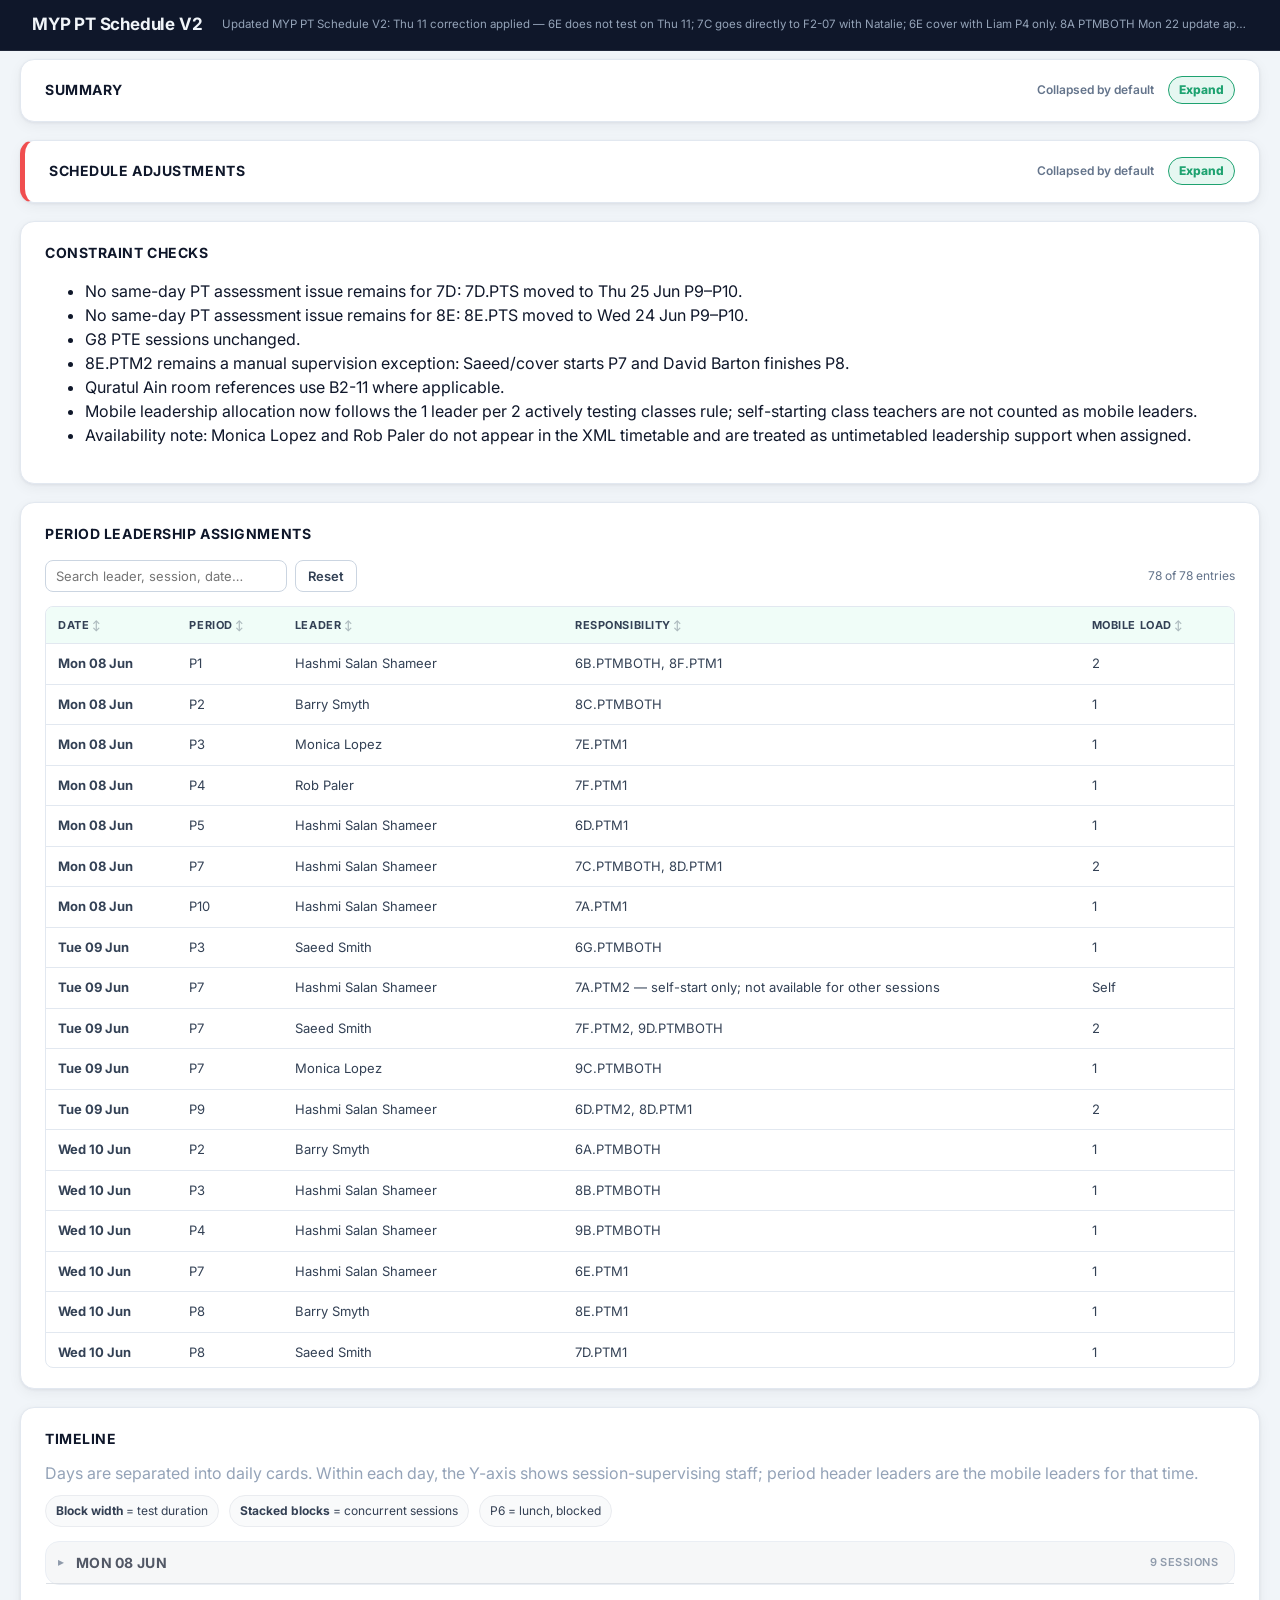
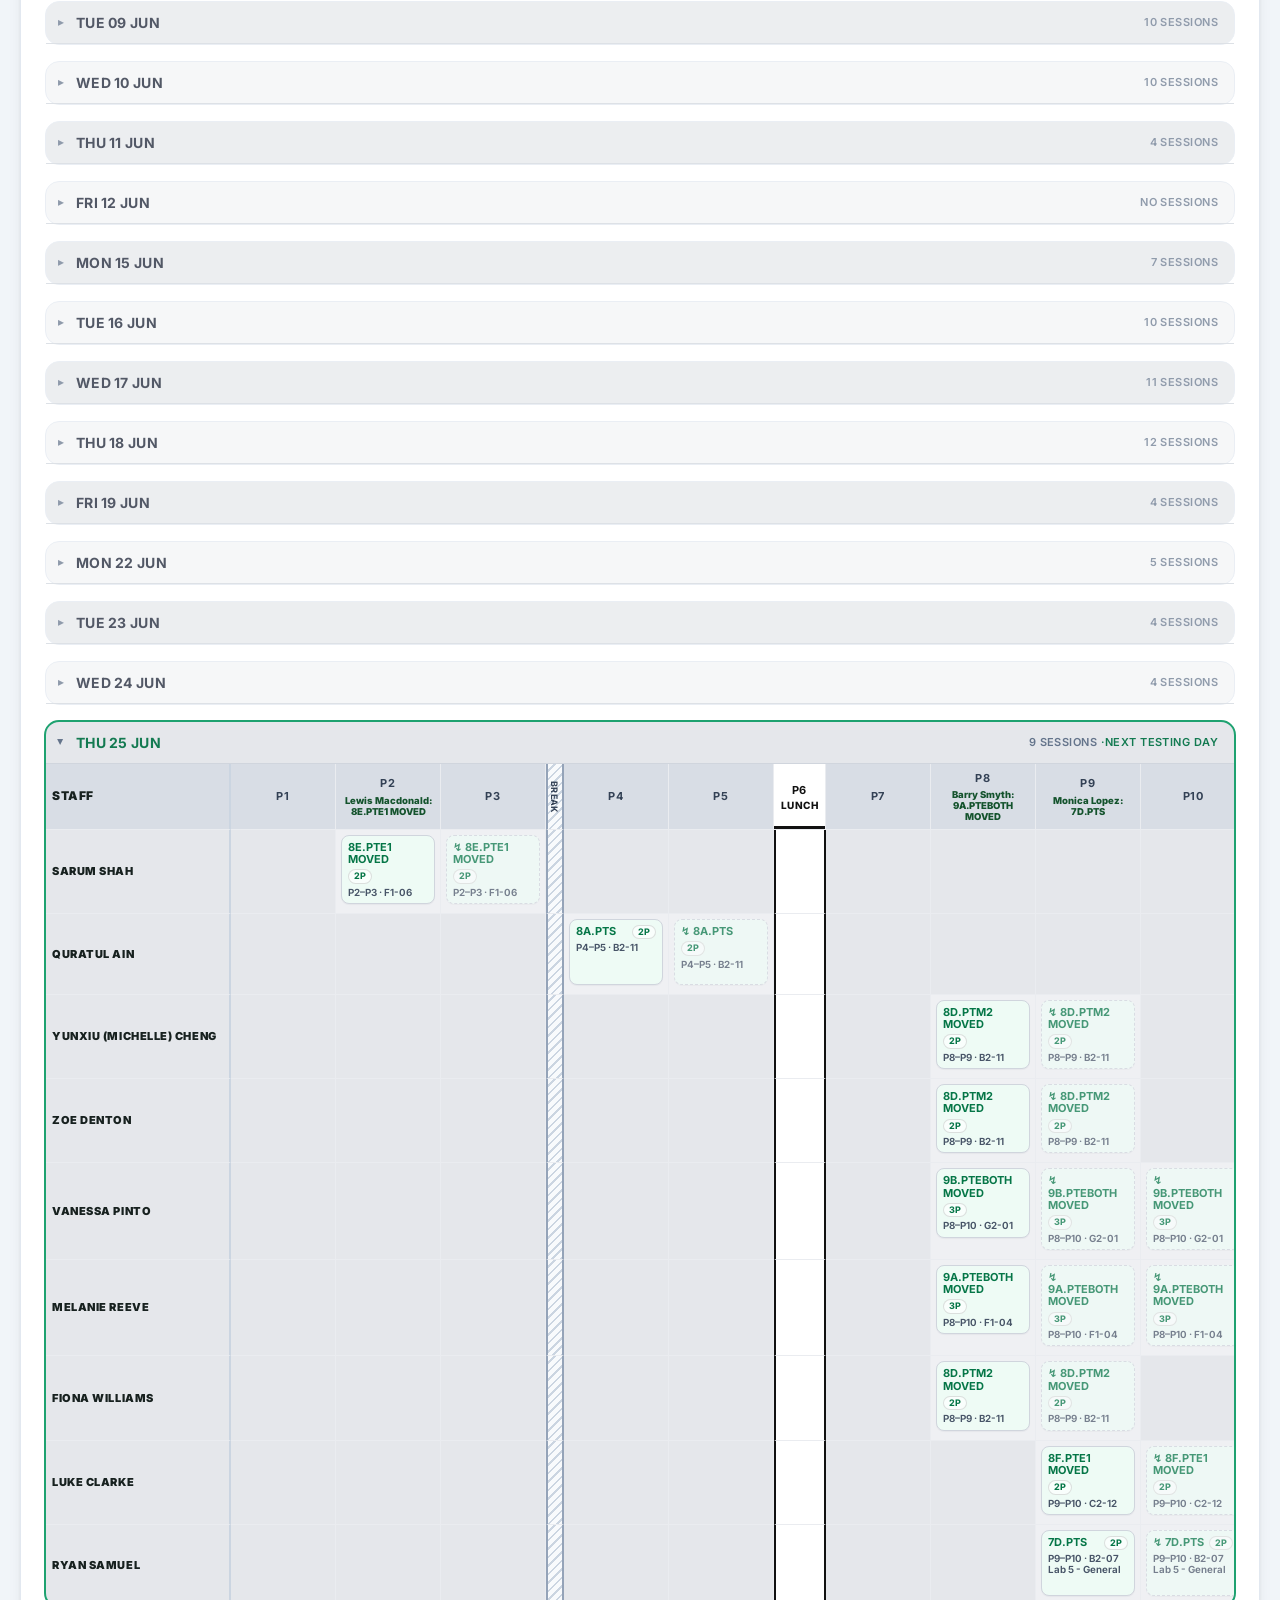
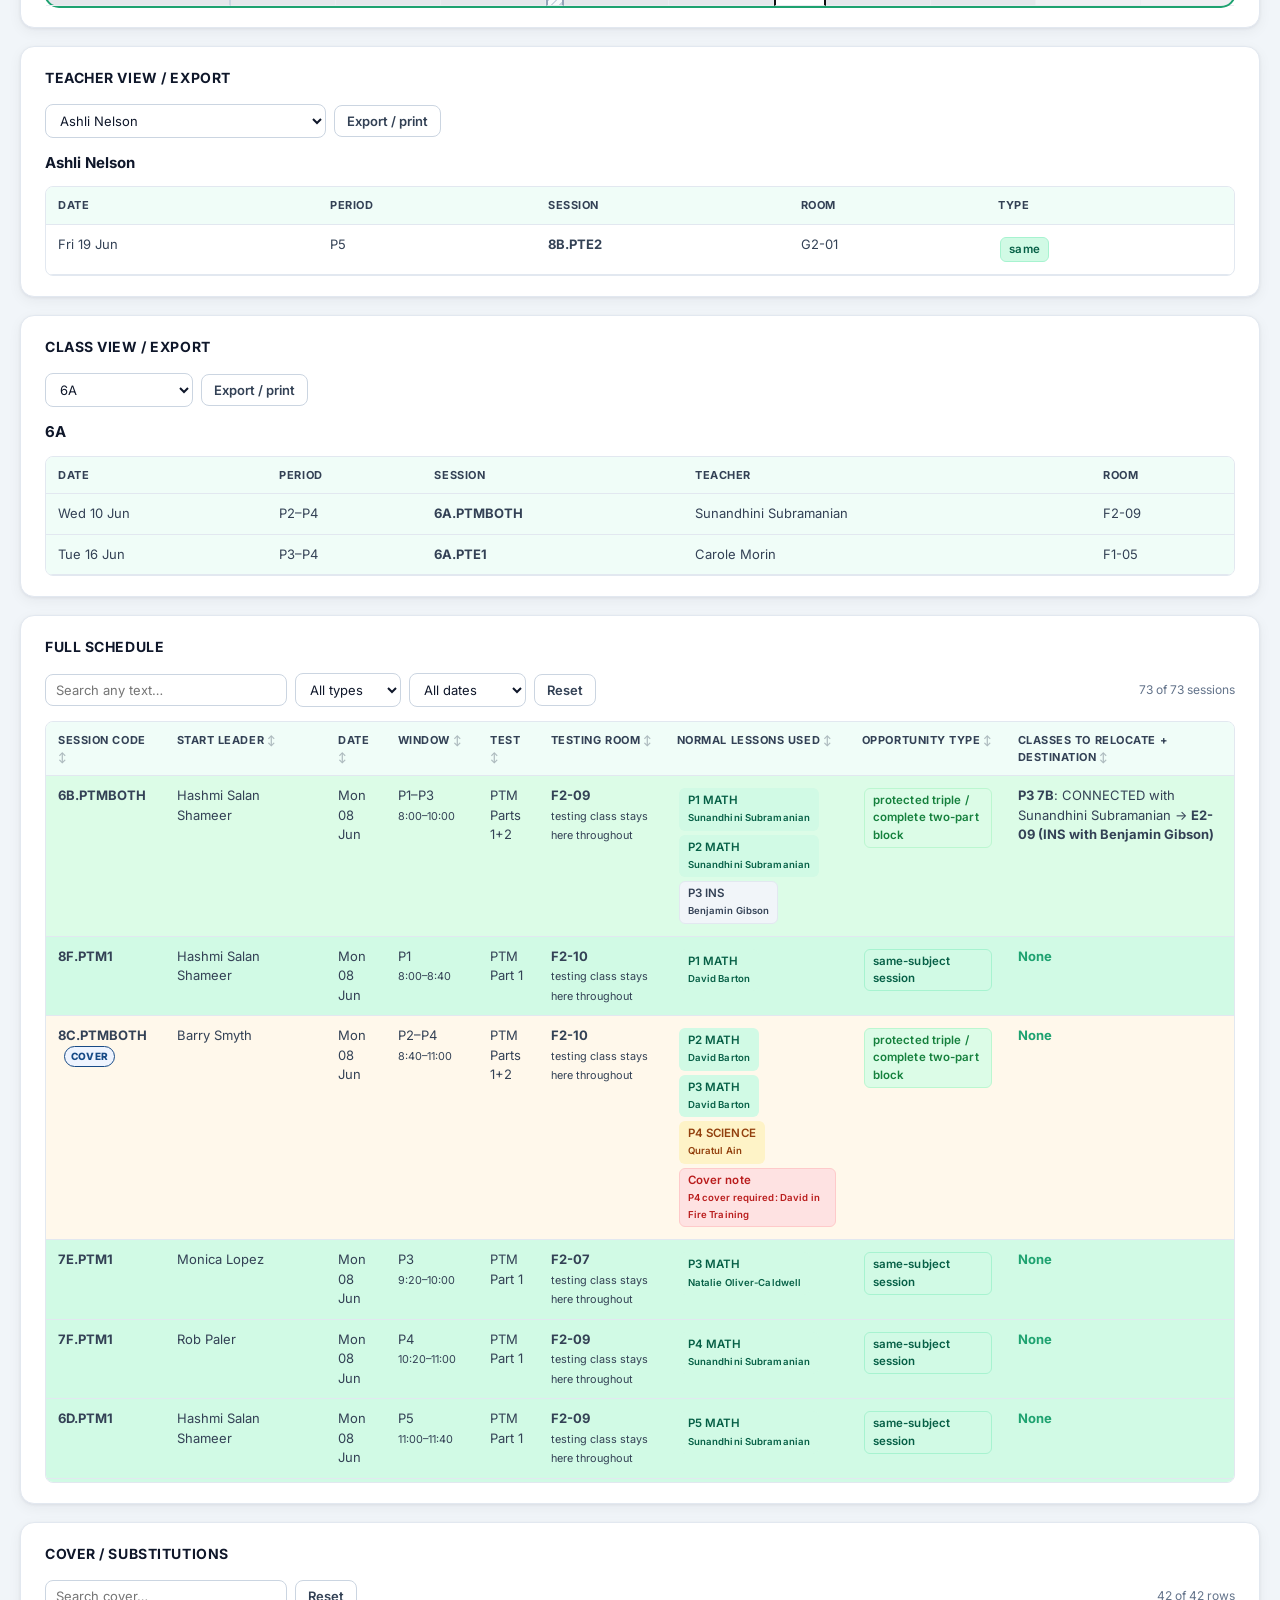
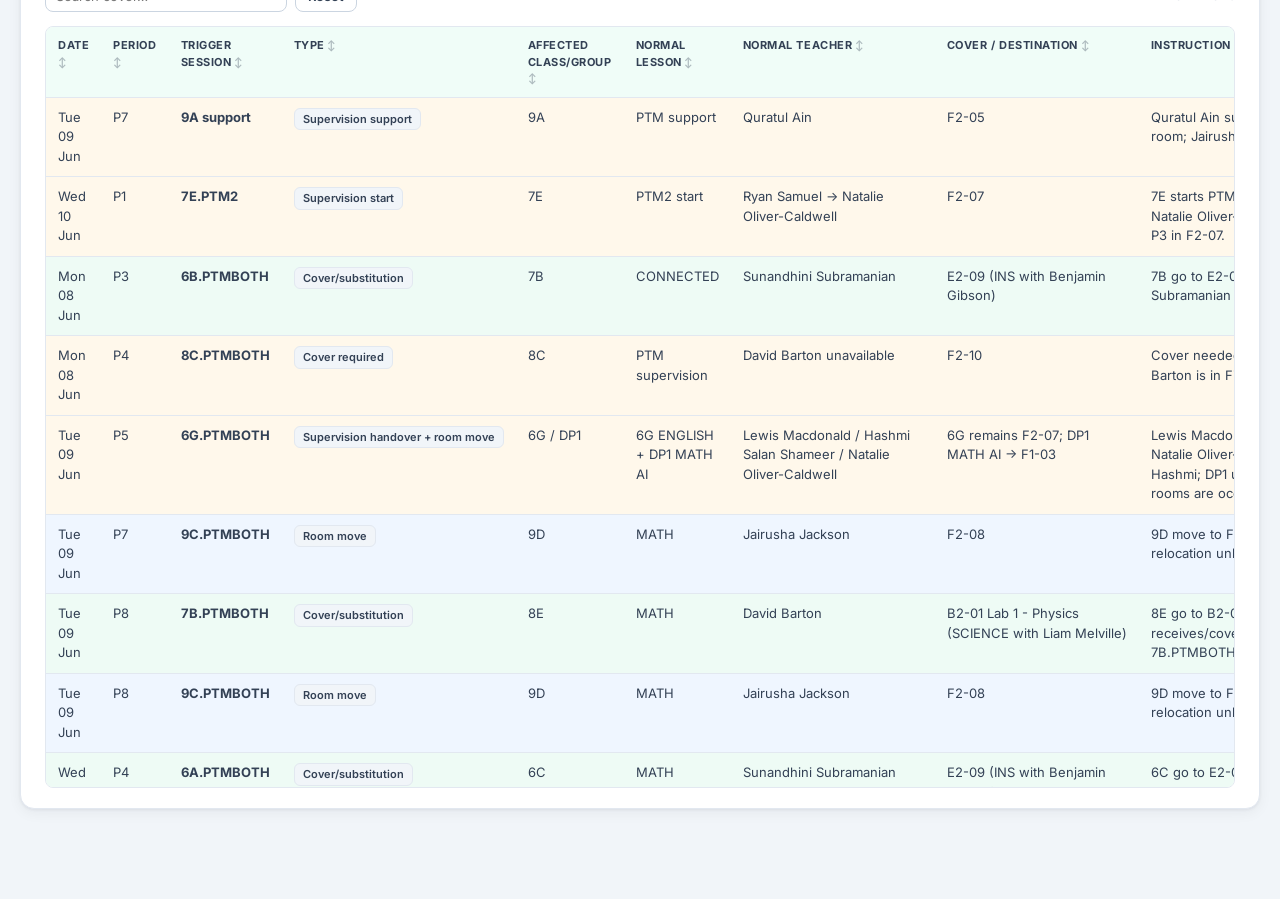
<file: index.html>
<!DOCTYPE html>
<html lang="en">
<head>
<meta charset="utf-8"/>
<meta name="viewport" content="width=device-width, initial-scale=1"/>
<title>Schedule</title>
<link href="https://fonts.googleapis.com/css2?family=Inter:wght@400;500;600;700;800&display=swap" rel="stylesheet"/>
<style>
:root{--green:#1EA270;--green-dk:#137a51;--green-lt:#e6f7f1;--red:#F04E4F;--red-lt:#fff1f1;--line:#e2e8f0;--line-dk:#cbd5e1;--muted:#64748b;--bg:#f1f5f9;--ink:#0f172a;--ink-2:#334155;--card:#ffffff;--hdr:#0f172a;--radius:14px;--radius-sm:8px;--shadow:0 1px 3px rgba(15,23,42,.06),0 4px 14px rgba(15,23,42,.05);--shadow-md:0 4px 20px rgba(15,23,42,.12)}
body{margin:0;background:var(--bg);font-family:'Inter',system-ui,-apple-system,sans-serif;color:var(--ink);line-height:1.5;-webkit-font-smoothing:antialiased}
header{background:var(--hdr);border-bottom:1px solid rgba(255,255,255,.07);padding:24px 34px}h1{margin:0 0 8px;font-size:27px;color:#f8fafc;font-weight:800}p{color:#94a3b8}
main{max-width:1420px;margin:22px auto;padding:0 20px 50px}.panel{background:var(--card);border:1px solid var(--line);border-radius:var(--radius);padding:20px 24px;margin-bottom:18px;box-shadow:var(--shadow)}.panel>h2{font-size:14px;font-weight:700;color:var(--ink);margin:0 0 16px;letter-spacing:-.1px;text-transform:uppercase;letter-spacing:.04em}
.metrics{display:grid;grid-template-columns:repeat(auto-fill,minmax(170px,1fr));gap:12px}.metric{background:var(--card);border:1px solid var(--line);border-top:3px solid var(--green);border-radius:var(--radius);padding:20px 18px;display:flex;flex-direction:column;gap:6px;box-shadow:var(--shadow);transition:box-shadow .15s,transform .15s}.metric:hover{box-shadow:var(--shadow-md);transform:translateY(-2px)}.metric b{font-size:30px;display:block;line-height:1;font-weight:800;color:var(--green);letter-spacing:-.8px;word-break:break-word}.metric span{text-transform:uppercase;color:var(--muted);font-size:10.5px;letter-spacing:.07em;line-height:1.5;font-weight:600}
.tablewrap{overflow:auto;border:1px solid var(--line);border-radius:var(--radius-sm);max-height:760px}table{width:100%;border-collapse:separate;border-spacing:0;font-size:13px}th,td{border-bottom:1px solid var(--line);padding:10px 12px;text-align:left;vertical-align:top}th{position:sticky;top:0;background:#f0fdf8;z-index:2;text-transform:uppercase;font-size:11px;letter-spacing:.05em;font-weight:700;color:var(--ink-2)}tbody tr:hover td{background:#f8fcfa}td{color:var(--ink-2)}
.badge,.chip{display:inline-block;border-radius:6px;padding:3px 8px;margin:2px;border:1px solid transparent;font-weight:600;font-size:11.5px;letter-spacing:.01em}.cohort,.badge.cohort{background:#dbeafe;color:#1d4ed8;border-color:#bfdbfe}.triple,.badge.triple{background:#dcfce7;color:#15803d;border-color:#bbf7d0}.same,.badge.same{background:#d1fae5;color:#065f46;border-color:#a7f3d0}.ins,.badge.ins{background:#f1f5f9;color:#334155;border-color:#e2e8f0}.crosscore,.badge.crosscore{background:#ede9fe;color:#5b21b6;border-color:#ddd6fe}.other,.badge.other{background:#fee2e2;color:#b91c1c;border-color:#fecaca}.forced,.badge.forced{background:#fef3c7;color:#92400e;border-color:#fde68a}
.chip.maths{background:#d1fae5;color:#065f46}.chip.english{background:#dbeafe;color:#1d4ed8}.chip.science{background:#fef3c7;color:#92400e}.chip.ins{background:#f1f5f9;color:#334155}.chip.blocked{background:#0f172a;color:#f8fafc}.chip.other{background:#fee2e2;color:#b91c1c}
.ok{color:var(--green);font-weight:700}.warn{border-left:4px solid #d97706;background:#fffbeb;padding:14px 16px;border-radius:var(--radius-sm);font-size:13.5px;line-height:1.6}.note{border-left:4px solid var(--green);background:#f0fdf4;padding:14px 16px;border-radius:var(--radius-sm);margin-top:10px;font-size:13.5px;line-height:1.6}
.days{display:grid;grid-template-columns:repeat(5,1fr);gap:12px}.day{background:var(--bg);border:1px solid var(--line);border-radius:var(--radius);padding:14px;transition:box-shadow .15s}.day:hover{box-shadow:var(--shadow-md)}.session{padding:9px 10px;border-radius:8px;margin:6px 0;border:1px solid var(--line);background:var(--card)}
.controls{display:flex;gap:8px;align-items:center;margin-bottom:16px;flex-wrap:wrap}select{padding:8px 12px;border:1.5px solid var(--line);border-radius:var(--radius-sm);background:var(--card);font-family:inherit;font-size:13px;color:var(--ink);cursor:pointer;outline:none;transition:border-color .15s,box-shadow .15s}select:focus{border-color:var(--green);box-shadow:0 0 0 3px rgba(30,162,112,.12)}button{padding:8px 16px;border:1.5px solid var(--line);border-radius:var(--radius-sm);background:var(--card);font-family:inherit;font-size:13px;font-weight:600;color:var(--ink-2);cursor:pointer;transition:background .15s,border-color .15s,color .15s}button:hover{background:var(--green-lt);border-color:var(--green);color:var(--green)}.class-view,.teacher-view{display:none}.class-view.active,.teacher-view.active{display:block}
.testevent td{background:#f0fdf8!important}.relocateevent td{background:#fffbeb!important}.usedevent td{background:#eff6ff!important}

.timeline-help{margin-top:-4px;margin-bottom:14px}.timeline-grid-wrap{overflow:auto;border:1px solid var(--line);border-radius:var(--radius-sm);background:var(--card)}.timeline-matrix{min-width:1320px;width:100%;border-collapse:separate;border-spacing:0;table-layout:fixed}.timeline-matrix th,.timeline-matrix td{border-right:1px solid var(--line);border-bottom:1px solid var(--line);padding:8px;vertical-align:top}.timeline-matrix thead th{position:sticky;top:0;background:#f0fdf8;z-index:3;text-align:center}.timeline-matrix .day-head{left:0;z-index:5}.timeline-matrix .day-label{position:sticky;left:0;background:var(--bg);z-index:2;width:110px;min-width:110px;font-size:13px;color:var(--ink-2)}.timeline-cell{min-height:96px;background:var(--card)}.timeline-cell.active-cell{background:#f8fcfa}.timeline-cell.concurrent-cell{background:#fffbeb;box-shadow:inset 0 0 0 2px #fbbf24}.period-count{display:inline-block;font-size:11px;font-weight:700;text-transform:uppercase;color:#92400e;background:#fef3c7;border:1px solid #fde68a;border-radius:999px;padding:3px 7px;margin-bottom:5px}.timeline-chip{display:block;border-radius:8px;padding:6px 7px;margin:0 0 5px;border:1px solid var(--line);font-weight:600;line-height:1.2}.timeline-chip b{display:block;font-size:12px}.timeline-chip small{display:block;margin-top:3px;font-size:10.5px;font-weight:500;color:#344054}.timeline-chip.cohort{background:#e0f2fe;color:#075985;border-color:#7dd3fc}.timeline-chip.triple{background:#e7f8ef;color:#057647;border-color:#abefc6}.timeline-chip.same{background:#eefbf5;color:#057647}.timeline-chip.ins{background:#f2f4f7;color:#344054}.timeline-chip.crosscore{background:#eef4ff;color:#174a86}.timeline-chip.other{background:#fff1f1;color:#b42318}.timeline-chip.forced{background:#fff8eb;color:#8a6100;border-color:#f2c94c}.empty-slot{color:#98a2b3}.concurrent-wrap{max-height:420px}.concurrent-table td:nth-child(3),.concurrent-table th:nth-child(3){text-align:center}


.timeline-span-panel .timeline-help{margin-top:-4px;margin-bottom:10px}.span-legend{display:flex;gap:10px;flex-wrap:wrap;margin:0 0 14px}.legend-item{background:#f9fafb;border:1px solid #eaecf0;border-radius:999px;padding:6px 10px;color:#344054;font-size:12px}.span-timeline-wrap{overflow:auto;border:1px solid var(--line);border-radius:12px;background:#fff}.span-timeline{min-width:1320px;width:100%;border-collapse:separate;border-spacing:0;table-layout:fixed}.span-timeline th,.span-timeline td{border-right:1px solid #eaecf0;border-bottom:1px solid #eaecf0;padding:6px;vertical-align:middle}.span-timeline thead th{position:sticky;top:0;background:#f3faf7;z-index:4;text-align:center;height:34px}.span-timeline .span-day-head{left:0;z-index:6}.span-day-label{position:sticky;left:0;background:#f9fafb;z-index:3;width:120px;min-width:120px;font-size:13px;color:#17211f;text-transform:uppercase;vertical-align:top}.lane-row{height:58px}.span-empty{background:#fff;min-height:48px}.session-span{background:#fbfffd;padding:4px}.session-span.overlap-span{background:#fff8eb;box-shadow:inset 0 0 0 2px #f2c94c}.span-chip{border-radius:10px;padding:7px 8px;border:1px solid #ddd;font-weight:700;line-height:1.2;min-height:36px;display:flex;flex-direction:column;justify-content:center}.span-chip-top{display:flex;align-items:center;justify-content:space-between;gap:8px}.span-chip-top b{font-size:12.5px}.span-chip-top span{font-size:11px;border:1px solid rgba(0,0,0,.12);background:rgba(255,255,255,.65);border-radius:999px;padding:2px 6px;white-space:nowrap}.span-chip small{display:block;margin-top:3px;font-size:11px;font-weight:500;color:#344054}.span-chip.cohort{background:#e0f2fe;color:#075985;border-color:#7dd3fc}.span-chip.triple{background:#e7f8ef;color:#057647;border-color:#abefc6}.span-chip.same{background:#eefbf5;color:#057647}.span-chip.ins{background:#f2f4f7;color:#344054}.span-chip.crosscore{background:#eef4ff;color:#174a86}.span-chip.other{background:#fff1f1;color:#b42318}.span-chip.forced{background:#fff8eb;color:#8a6100;border-color:#f2c94c}.concurrent-wrap{max-height:420px}.concurrent-table td:nth-child(3),.concurrent-table th:nth-child(3){text-align:center}

@media print{body{background:#fff}.panel{box-shadow:none}.tablewrap{max-height:none;overflow:visible}.days{grid-template-columns:1fr}.controls{display:none}}


.teacher-timeline-wrap{overflow:auto;border:1px solid var(--line);border-radius:12px;background:#fff;margin-top:10px}
.teacher-timeline{min-width:1180px;width:100%;border-collapse:separate;border-spacing:0;table-layout:fixed}
.teacher-timeline th,.teacher-timeline td{border-right:1px solid #eaecf0;border-bottom:1px solid #eaecf0;padding:8px;vertical-align:top}
.teacher-timeline thead th{position:sticky;top:0;background:#f3faf7;z-index:3;text-align:center;text-transform:uppercase;font-size:12px;color:#344054}
.teacher-timeline .day-col-head{width:120px;min-width:120px;position:sticky;left:0;z-index:4}
.teacher-timeline .day-label{position:sticky;left:0;z-index:2;width:120px;min-width:120px;font-size:13px;font-weight:700;color:#17211f;text-transform:uppercase}
.teacher-timeline tr.day-alt-a .day-label,.teacher-timeline tr.day-alt-a td{background:#fcfcfd}
.teacher-timeline tr.day-alt-b .day-label,.teacher-timeline tr.day-alt-b td{background:#f8fafb}
.teacher-timeline td.empty{background:transparent;padding:0;height:14px}
.teacher-timeline .block-cell{padding:6px;background:transparent}
.teacher-block{display:block;border-radius:10px;padding:7px 8px;border:1px solid #ddd;font-weight:700;line-height:1.22;box-shadow:0 1px 1px rgba(16,24,40,.04)}
.teacher-block .block-title{display:block;font-size:12px;font-weight:700}
.teacher-block .teacher-line{display:block;margin-top:3px;font-size:11px;font-weight:600;opacity:.92}
.teacher-block .block-meta{display:block;margin-top:4px;font-size:10.5px;font-weight:500;color:#344054}
.teacher-block .block-note{display:block;margin-top:4px;font-size:10.5px;font-weight:500;color:#475467}
.teacher-block.testevent{background:#eefbf5;color:#057647;border-color:#abefc6}
.teacher-block.relocateevent{background:#fff8eb;color:#8a6100;border-color:#f2c94c}
.teacher-block.usedevent{background:#eef4ff;color:#174a86;border-color:#b2ccff}
.teacher-block.other-event{background:#f5f5f5;color:#344054;border-color:#d0d5dd}
.teacher-summary{margin:0 0 8px;color:#667085}
.teacher-view h3{margin-bottom:4px}


/* Stronger day banding across the main span timeline and teacher timelines */
.span-timeline tbody tr.day-alt-a > th,
.span-timeline tbody tr.day-alt-a > td,
.teacher-timeline tbody tr.day-alt-a > th,
.teacher-timeline tbody tr.day-alt-a > td{
  background:#f3f4f6;
}
.span-timeline tbody tr.day-alt-b > th,
.span-timeline tbody tr.day-alt-b > td,
.teacher-timeline tbody tr.day-alt-b > th,
.teacher-timeline tbody tr.day-alt-b > td{
  background:#e5e7eb;
}
.span-timeline tbody tr.day-alt-a > td.session-span,
.span-timeline tbody tr.day-alt-b > td.session-span,
.teacher-timeline tbody tr.day-alt-a > td.block-cell,
.teacher-timeline tbody tr.day-alt-b > td.block-cell{
  background:inherit;
}
.span-timeline tbody tr.day-alt-a > td.session-span.overlap-span,
.span-timeline tbody tr.day-alt-b > td.session-span.overlap-span{
  box-shadow:inset 0 0 0 2px #f2c94c;
}
.span-chip{
  min-height:54px;
}
.span-chip .session-teacher{
  display:block;
  margin-top:4px;
  font-size:11px;
  font-weight:700;
  color:#344054;
}
.span-chip.has-flag,
.teacher-block.has-flag{
  outline:2px solid #b42318;
  outline-offset:1px;
}
.span-chip.has-flag.flag-cover,
.teacher-block.has-flag.flag-cover{
  outline-color:#174a86;
}
.span-chip.has-flag.flag-room,
.teacher-block.has-flag.flag-room{
  outline-color:#8a6100;
}
.flag-row td{
  background:#fff8eb !important;
}
.flag-badge{
  display:inline-block;
  margin-left:6px;
  padding:2px 6px;
  border-radius:999px;
  border:1px solid #b42318;
  background:#fff1f1;
  color:#b42318;
  font-size:10px;
  font-weight:800;
  letter-spacing:.02em;
  white-space:nowrap;
  vertical-align:middle;
}
.flag-badge.room{
  border-color:#8a6100;
  color:#8a6100;
  background:#fff8eb;
}
.flag-badge.auth{
  border-color:#b42318;
  color:#b42318;
  background:#fff1f1;
}
.flag-badge.cover,
.flag-badge.exception{
  border-color:#174a86;
  color:#174a86;
  background:#eef4ff;
}
.flag-note{
  display:block;
  margin-top:4px;
  font-size:10.5px;
  font-weight:700;
  color:#b42318;
}
.flag-note.room{color:#8a6100}
.flag-note.cover,.flag-note.exception{color:#174a86}
.flag-legend{
  display:flex;
  gap:8px;
  flex-wrap:wrap;
  align-items:center;
  margin:10px 0 12px;
  color:#667085;
}
.flag-legend span{
  font-size:12px;
}


/* Day-separated timeline layout */
.day-timeline-list,
.teacher-day-timeline-list{
  display:flex;
  flex-direction:column;
  gap:16px;
}
.day-timeline-card,
.teacher-day-card{
  border:1px solid var(--line);
  border-radius:14px;
  overflow:auto;
  background:#fff;
}
.day-timeline-card.day-alt-a,
.teacher-day-card.day-alt-a{background:#f3f4f6}
.day-timeline-card.day-alt-b,
.teacher-day-card.day-alt-b{background:#e5e7eb}
.day-timeline-card h3,
.teacher-day-card h4{
  position:sticky;
  left:0;
  margin:0;
  padding:10px 12px;
  background:inherit;
  border-bottom:1px solid #d0d5dd;
  text-transform:uppercase;
  letter-spacing:.02em;
}
.day-timeline-card table,
.teacher-day-card table{
  min-width:1200px;
  border:0;
  border-radius:0;
}
.day-timeline-card thead th,
.teacher-day-card thead th{
  position:sticky;
  top:0;
  z-index:3;
  text-align:center;
}
.day-timeline-card.day-alt-a thead th,
.teacher-day-card.day-alt-a thead th{background:#eef2f7}
.day-timeline-card.day-alt-b thead th,
.teacher-day-card.day-alt-b thead th{background:#d8dde5}
.day-timeline-card tbody tr > td,
.teacher-day-card tbody tr > td{
  background:transparent;
}
.review-panel table td:first-child{font-weight:700}
.review-status{
  display:inline-block;
  border-radius:999px;
  padding:3px 8px;
  font-weight:800;
  font-size:11px;
  border:1px solid #b42318;
  color:#b42318;
  background:#fff1f1;
}
.review-status.ok{
  border-color:#057647;
  color:#057647;
  background:#eefbf5;
}
.review-status.partial{
  border-color:#8a6100;
  color:#8a6100;
  background:#fff8eb;
}

.start-leader-line{
  display:block;
  margin-top:4px;
  font-size:11px;
  font-weight:800;
  color:#17211f;
}
.start-leader-cell{
  font-weight:800;
  color:#17211f;
}
.leader-block{
  background:#f4f3ff;
  color:#3b2f73;
  border-color:#c7bfff;
}
.leadership-panel table td:first-child{
  font-weight:700;
}
.leader-ok{
  color:#057647;
  font-weight:800;
}
.leader-warn{
  color:#8a6100;
  font-weight:800;
}
/* ===== Sort & Filter ===== */
.sf-bar{display:flex;flex-wrap:wrap;gap:8px;align-items:center;margin-bottom:14px;padding:10px 14px;background:var(--bg);border:1px solid var(--line);border-radius:var(--radius-sm)}
.sf-bar input{min-width:130px;padding:7px 11px;border:1.5px solid var(--line);border-radius:var(--radius-sm);font-size:13px;background:var(--card);font-family:inherit;color:var(--ink);outline:none;transition:border-color .15s,box-shadow .15s}
.sf-bar input:focus{border-color:var(--green);box-shadow:0 0 0 3px rgba(30,162,112,.12)}
.sf-bar select.sf-sel{min-width:130px;padding:7px 11px;border:1.5px solid var(--line);border-radius:var(--radius-sm);font-size:13px;background:var(--card);font-family:inherit;color:var(--ink);cursor:pointer;outline:none;transition:border-color .15s}
.sf-bar select.sf-sel:focus{border-color:var(--green);box-shadow:0 0 0 3px rgba(30,162,112,.12)}
.sf-bar button{padding:7px 14px;border:1.5px solid var(--line);border-radius:var(--radius-sm);font-size:13px;cursor:pointer;background:var(--card);font-family:inherit;font-weight:600;color:var(--ink-2);white-space:nowrap;transition:background .15s,border-color .15s,color .15s}
.sf-bar button:hover{background:var(--green-lt);border-color:var(--green);color:var(--green)}
.sf-bar .sf-reset{color:var(--muted)}
.sf-bar label{font-size:11.5px;font-weight:700;color:var(--ink-2);text-transform:uppercase;letter-spacing:.04em;white-space:nowrap}
.sf-count{font-size:12px;color:var(--muted);white-space:nowrap;padding:4px 0;font-weight:500}
th.sort-th{cursor:pointer;user-select:none}
th.sort-th:hover{background:#e5f9f1!important}
th.sort-th::after{content:' ↕';font-size:10px;opacity:.35}
th.sort-th.asc::after{content:' ↑';opacity:1;color:#1EA270}
th.sort-th.desc::after{content:' ↓';opacity:1;color:#1EA270}

/* === Tabbed layout === */
html{scroll-behavior:smooth}
body{overflow-x:hidden}
header{padding:12px 32px!important;display:flex;align-items:center;justify-content:space-between;gap:20px;background:var(--hdr)!important;border-bottom:1px solid rgba(255,255,255,.07)!important}
header h1{font-size:17px!important;margin:0!important;white-space:nowrap;color:#f1f5f9!important;font-weight:700!important;letter-spacing:-.2px}
header p{font-size:11.5px!important;margin:0!important;overflow:hidden;text-overflow:ellipsis;white-space:nowrap;flex:1;min-width:0;color:#94a3b8!important}
#tab-nav{position:sticky;top:0;z-index:300;background:var(--card);border-bottom:1px solid var(--line);display:flex;overflow-x:auto;padding:0 24px;box-shadow:0 2px 12px rgba(15,23,42,.06)}
#tab-nav::-webkit-scrollbar{height:3px}
#tab-nav::-webkit-scrollbar-thumb{background:var(--line-dk);border-radius:2px}
.tab-btn{flex-shrink:0;padding:12px 18px;background:none;border:none;border-bottom:2px solid transparent;font-size:13px;font-weight:600;color:var(--muted);cursor:pointer;white-space:nowrap;margin-bottom:-1px;font-family:inherit;transition:color .15s,border-color .15s,background .1s}
.tab-btn:hover{color:var(--ink);background:#f8faf9}
.tab-btn.active{color:var(--green);border-bottom-color:var(--green)}
.tab-panel{display:none}
.tab-panel.active{display:block;animation:tabIn .18s ease}
@keyframes tabIn{from{opacity:0;transform:translateY(5px)}to{opacity:1;transform:translateY(0)}}
#tabp-0.active{display:grid;grid-template-columns:3fr 2fr;gap:16px;align-items:start}
#tabp-0.active .panel{margin-bottom:0}
#tabp-0.active .overview-cols{display:grid;grid-template-columns:3fr 2fr;gap:16px;align-items:start}
main{margin-top:8px!important}
@media(max-width:900px){#tabp-0.active{grid-template-columns:1fr}}
.evt-bar{display:flex;gap:6px;flex-wrap:wrap;align-items:center;margin:0 0 12px}
.evt-btn{padding:5px 16px;border:1.5px solid var(--line);border-radius:999px;font-size:12px;font-weight:600;cursor:pointer;background:var(--card);color:var(--muted);font-family:inherit;transition:background .12s,color .12s,border-color .12s}
.evt-btn:hover{border-color:var(--green);color:var(--green);background:var(--green-lt)}
.evt-btn.active{background:var(--green);color:#fff;border-color:var(--green)}

/* === Cover / Substitutions === */
.cover-panel .cover-metrics{margin:14px 0 16px;grid-template-columns:repeat(auto-fill,minmax(210px,1fr))}
.coverevent td{background:#eefbf5!important}
.roommoveevent td{background:#eff6ff!important}
.manualcoverevent td{background:#fff8eb!important}
.cover-type-pill{display:inline-block;border-radius:999px;padding:3px 8px;font-weight:800;font-size:11px;border:1px solid #d0d5dd;background:#fff;color:#344054;white-space:nowrap}
#cover-table td:nth-child(9){min-width:360px}
#cover-table td:nth-child(7),#cover-table td:nth-child(8){min-width:180px}



/* === Relocation visibility + P6 Lunch blocking === */
.lunch-head{
  background:#fff!important;
  color:#111!important;
  box-shadow:inset 0 -3px 0 #111;
}
.lunch-head small{
  display:block;
  margin-top:2px;
  font-size:10px;
  line-height:1;
  color:#111;
  font-weight:800;
  text-transform:uppercase;
  letter-spacing:.04em;
}
.day-timeline-table col.lunch-col{
  width:52px;
}
.day-timeline-table th.lunch-head,
.day-timeline-table td.lunch-gap{
  width:52px!important;
  min-width:52px!important;
  max-width:52px!important;
}
.lunch-gap{
  background:#fff!important;
  border-left:2px solid #111!important;
  border-right:2px solid #111!important;
  text-align:center!important;
  vertical-align:middle!important;
  padding:0 2px!important;
}
.lunch-block{
  display:none!important;
}
.relocation-lane td{
  background:transparent!important;
}
.relocation-cell{
  padding:5px!important;
  vertical-align:top!important;
}
.relocation-box,
.teacher-block.relocateevent{
  background:#fff!important;
  color:#111!important;
  border:3px solid #111!important;
  box-shadow:none!important;
}
.relocation-box{
  border-radius:10px;
  padding:7px 8px;
  margin:0 0 5px;
  line-height:1.22;
  font-weight:800;
}
.relocation-box:last-child{margin-bottom:0}
.relocation-box .relocation-title{
  display:block;
  font-size:12px;
  font-weight:900;
}
.relocation-box .relocation-meta,
.relocation-box .relocation-note{
  display:block;
  margin-top:4px;
  font-size:10.5px;
  font-weight:700;
  color:#111!important;
}
.teacher-block.relocateevent .block-title,
.teacher-block.relocateevent .teacher-line,
.teacher-block.relocateevent .block-meta,
.teacher-block.relocateevent .block-note{
  color:#111!important;
}
.span-legend .relocation-legend{
  border:3px solid #111;
  background:#fff;
  color:#111;
}


/* Compact relocation markers */
.relocation-lane .lane-row{height:auto}
.relocation-lane td{padding:3px!important}
.relocation-cell{padding:3px!important;vertical-align:middle!important}
.relocation-box,
.teacher-block.relocateevent{
  background:#fff!important;
  color:#0f172a!important;
  border:2.5px solid #111!important;
  border-radius:7px!important;
  padding:5px 7px!important;
  margin:0 0 3px!important;
  min-height:0!important;
  line-height:1.08!important;
  box-shadow:none!important;
}
.relocation-box .relocation-kicker,
.teacher-block.relocateevent .block-title{
  display:block!important;
  font-size:10.5px!important;
  font-weight:900!important;
  text-transform:none!important;
  letter-spacing:.01em!important;
  color:#0f172a!important;
  margin:0 0 3px!important;
}
.relocation-box .relocation-short,
.teacher-block.relocateevent .teacher-line{
  display:block!important;
  font-size:11.5px!important;
  font-weight:800!important;
  color:#0f172a!important;
  margin:0!important;
  white-space:normal!important;
}
.teacher-block.relocateevent .block-meta,
.teacher-block.relocateevent .block-note{display:none!important}
.relocation-box .relocation-title,
.relocation-box .relocation-meta,
.relocation-box .relocation-note{display:none!important}

/* === Reschedule update: missed / moved sessions === */
.cancelled-pt,
.cancelled-pt td,
.cancelled-pt th,
.cancelled-pt .span-chip,
.cancelled-pt .teacher-block,
.cancelled-pt .block-title,
.cancelled-pt small,
.cancelled-pt b{
  color:#b42318!important;
  text-decoration:line-through!important;
  text-decoration-thickness:2px!important;
}
.cancelled-pt{
  background:#fff1f1!important;
  border-color:#F04E4F!important;
  outline:2px solid #F04E4F!important;
  outline-offset:-2px!important;
  opacity:.95;
}
.rescheduled-pt td,
tr.rescheduled-pt td{
  background:#ecfdf3!important;
}
.rescheduled-pt .span-chip,
.span-chip.rescheduled-pt,
.teacher-block.rescheduled-pt{
  background:#ecfdf3!important;
  border:2px solid #057647!important;
  color:#054f31!important;
}
.update-panel{
  border-left:5px solid #F04E4F;
}
.update-panel table td:first-child{
  font-weight:800;
}
.update-note{
  border-left:4px solid #F04E4F;
  background:#fff1f1;
  padding:12px 14px;
  border-radius:10px;
  color:#7a271a;
  font-weight:600;
  margin:10px 0 14px;
}
.update-status{
  display:inline-block;
  padding:3px 8px;
  border-radius:999px;
  font-weight:800;
  font-size:11px;
  border:1px solid #b42318;
  color:#b42318;
  background:#fff1f1;
}
.update-status.moved{
  border-color:#057647;
  color:#057647;
  background:#ecfdf3;
}

/* === Collapsible schedule adjustments === */
.collapsible-panel{padding:0;overflow:hidden}
.collapsible-details{display:block}
.collapsible-summary{
  display:flex;align-items:center;justify-content:space-between;gap:14px;
  padding:16px 24px;cursor:pointer;user-select:none;
  border-bottom:1px solid transparent;list-style:none
}
.collapsible-summary::-webkit-details-marker{display:none}
.collapsible-summary h2{
  font-size:14px;font-weight:700;color:var(--ink);margin:0;
  text-transform:uppercase;letter-spacing:.04em
}
.collapsible-summary:after{
  content:'Expand';font-size:12px;font-weight:800;color:var(--green);
  border:1px solid var(--green);background:var(--green-lt);
  border-radius:999px;padding:4px 10px;white-space:nowrap
}
.collapsible-details[open] .collapsible-summary{border-bottom-color:var(--line)}
.collapsible-details[open] .collapsible-summary:after{content:'Collapse'}
.summary-hint{font-size:12px;font-weight:600;color:var(--muted);margin-left:auto}
.collapsible-body{padding:0 24px 20px}
.collapsible-body>p:first-child{margin-top:16px}
@media print{.collapsible-details{display:block}.collapsible-summary:after,.summary-hint{display:none}.collapsible-details:not([open]) .collapsible-body{display:block}}


/* === Operational update v2 === */
.impact-box{
  display:block;
  border:2px dashed #111827;
  border-radius:9px;
  background:#fff;
  color:#111827;
  padding:5px 7px;
  margin:3px 0;
  font-size:11px;
  line-height:1.18;
  font-weight:800;
}
.impact-box small{display:block;font-size:10px;font-weight:650;color:#374151;margin-top:2px}
.codes-note{display:inline-block;border-radius:999px;border:1px solid #7c2d12;background:#fff7ed;color:#7c2d12;padding:2px 7px;font-size:10.5px;font-weight:900;margin-top:4px}
.session-span.cancelled-pt .span-chip,
.teacher-block.cancelled-pt,
.span-chip.cancelled-pt{background:#fff1f1!important;color:#b42318!important;border-color:#b42318!important;text-decoration:line-through;}


/* === Break band between P3 and P4 === */
.day-timeline-table col.break-col{width:18px!important;min-width:18px!important;max-width:18px!important}
.day-timeline-table th.break-head,
.day-timeline-table td.break-gap{
  width:18px!important;min-width:18px!important;max-width:18px!important;
  padding:0!important;text-align:center!important;vertical-align:middle!important;
  background:repeating-linear-gradient(135deg,#f8fafc 0,#f8fafc 4px,#cbd5e1 4px,#cbd5e1 6px)!important;
  border-left:2px solid #94a3b8!important;border-right:2px solid #94a3b8!important;
}
.day-timeline-table th.break-head{font-size:9px!important;letter-spacing:.04em;color:#334155!important;writing-mode:vertical-rl;text-orientation:mixed;line-height:1!important}
.day-timeline-table td.break-gap{height:100%}
.day-timeline-table td.after-break-cont .span-chip,
.day-timeline-table td.after-break-cont .teacher-block{border-style:dashed!important;opacity:.92}
.day-timeline-table td.after-break-cont .span-chip-top b::before,
.day-timeline-table td.after-break-cont .block-title::before{content:'↳ ';font-weight:900}
.teacher-block.handoverevent,
.handoverevent{background:#fff!important;color:#111827!important;border:2px dashed #111827!important}
.cover-type-pill.handover{border-color:#111827;color:#111827;background:#fff}


/* === Current-day timeline focus === */
.day-timeline-card.timeline-day-collapsed > :not(h3),
.teacher-day-card.timeline-day-collapsed > :not(h4){
  display:none!important;
}
.day-timeline-card h3,
.teacher-day-card h4{
  display:flex!important;
  align-items:center;
  gap:10px;
  cursor:pointer;
  user-select:none;
}
.timeline-day-toggle{
  margin-left:auto;
  border:1px solid var(--line-dk);
  background:#fff;
  color:#334155;
  border-radius:999px;
  padding:2px 8px;
  font-size:11px;
  font-weight:800;
  letter-spacing:.02em;
  white-space:nowrap;
}
.timeline-day-current > h3 .timeline-day-toggle,
.teacher-day-current > h4 .timeline-day-toggle{
  border-color:var(--green);
  background:var(--green-lt);
  color:var(--green-dk);
}
.timeline-day-collapsed > h3 .timeline-day-toggle,
.teacher-day-collapsed > h4 .timeline-day-toggle{
  border-color:var(--muted);
  background:#f8fafc;
  color:var(--muted);
}
.day-timeline-card.timeline-day-collapsed,
.teacher-day-card.timeline-day-collapsed{
  overflow:hidden;
}
.current-day-note{
  border-left:4px solid var(--green);
  background:#f0fdf4;
  color:#14532d;
  padding:10px 12px;
  border-radius:10px;
  margin:0 0 12px;
  font-size:13px;
  font-weight:650;
}
@media print{
  .timeline-day-toggle,.current-day-note{display:none!important}
  .day-timeline-card.timeline-day-collapsed > :not(h3),
  .teacher-day-card.timeline-day-collapsed > :not(h4){display:block!important}
}



/* === Past grouping + current-day-first schedule focus === */
.past-days-details{
  border:1px solid var(--line);
  border-radius:14px;
  background:#fff;
  overflow:hidden;
}
.past-days-details > summary{
  display:flex;
  align-items:center;
  justify-content:space-between;
  gap:12px;
  cursor:pointer;
  padding:12px 14px;
  font-weight:900;
  text-transform:uppercase;
  letter-spacing:.03em;
  color:#334155;
  background:#f8fafc;
  border-bottom:1px solid var(--line);
  list-style:none;
}
.past-days-details > summary::-webkit-details-marker{display:none}
.past-days-details > summary:after{
  content:'Show';
  border:1px solid var(--line-dk);
  background:#fff;
  border-radius:999px;
  padding:2px 8px;
  font-size:11px;
  font-weight:800;
  color:#64748b;
}
.past-days-details[open] > summary:after{content:'Hide'}
.past-days-inner{
  display:flex;
  flex-direction:column;
  gap:12px;
  padding:12px;
}
.timeline-day-current,
.teacher-day-current{
  border:2px solid var(--green)!important;
  box-shadow:0 3px 18px rgba(30,162,112,.14);
}
@media print{
  .past-days-details > summary{display:none!important}
  .past-days-inner{padding:0!important}
}

/* === Leadership compacting and active-period accountability === */
.period-leaders{
  display:block;
  margin-top:3px;
  font-size:9.5px;
  line-height:1.18;
  font-weight:850;
  color:#14532d;
  text-transform:none;
  letter-spacing:0;
}
.period-leaders br{line-height:1.1}
.day-timeline-card .start-leader-line{
  display:none!important;
}
.leadership-note{
  display:block;
  margin-top:4px;
  font-size:10.5px;
  font-weight:800;
  color:#14532d;
}
.leadership-note.self-start{color:#334155}
.leadership-note.no-leader{color:#8a6100}
.leadership-note.mobile-leaders{color:#14532d}
.leadership-note-extra{
  display:block;
  margin-top:4px;
  font-size:10.5px;
  font-weight:750;
  color:#475467;
}


/* === Staff-row daily timeline view === */
.staff-row-table{min-width:1320px;table-layout:fixed}
.staff-row-table col.staff-name-col{width:185px!important;min-width:185px!important}
.staff-row-table .staff-head,
.staff-row-table .staff-row-name{
  position:sticky;
  left:0;
  z-index:5;
  background:inherit!important;
  text-align:left!important;
  font-weight:900;
  color:#17211f;
  border-right:2px solid #cbd5e1!important;
}
.staff-row-table thead .staff-head{z-index:7;background:#eef2f7!important;text-transform:uppercase;font-size:12px}
.day-timeline-card.day-alt-b .staff-row-table thead .staff-head{background:#d8dde5!important}
.staff-row-table .staff-row{min-height:56px}
.staff-row-table .staff-period-cell{height:54px;min-height:54px;background:transparent!important;padding:5px!important;vertical-align:top}
.staff-row-table .staff-period-cell.staff-busy{background:rgba(255,255,255,.38)!important}
.staff-mini-block{
  display:block;
  border-radius:8px;
  border:1px solid #d0d5dd;
  background:#fbfffd;
  color:#17211f;
  padding:5px 6px;
  margin:0 0 4px;
  line-height:1.15;
  font-weight:750;
  box-shadow:0 1px 1px rgba(16,24,40,.04);
}
.staff-mini-block b{display:block;font-size:11px;line-height:1.12}
.staff-mini-block small{display:block;margin-top:3px;font-size:9.8px;font-weight:650;color:#475467;line-height:1.15}
.staff-mini-block.staff-continuation{opacity:.72;border-style:dashed}
.staff-mini-block.leader-block-staff{background:#f4f3ff;color:#3b2f73;border-color:#c7bfff}
.staff-mini-block.relocation-box-staff{background:#fff!important;color:#111!important;border:2px solid #111!important;box-shadow:none!important}
.staff-mini-block.impact-box-staff{background:#fff7ed;color:#7c2d12;border:1.5px dashed #7c2d12}
.staff-mini-block .span-chip-top{display:flex;gap:4px;align-items:flex-start;justify-content:space-between;flex-wrap:wrap}
.staff-mini-block .span-chip-top span{font-size:9px;padding:1px 5px;white-space:nowrap}
.staff-mini-block .session-teacher{display:none!important}
.staff-row-table .break-gap{background:repeating-linear-gradient(135deg,#f8fafc 0,#f8fafc 4px,#cbd5e1 4px,#cbd5e1 6px)!important}
.staff-row-table .lunch-gap{background:#fff!important}
.staff-row-table .flag-note{font-size:9.5px!important;line-height:1.12!important}
.staff-row-table .codes-note{font-size:9px!important;margin-top:3px!important}
.staff-row-table tbody tr:hover td,
.staff-row-table tbody tr:hover th{background:rgba(255,255,255,.58)!important}
.staff-row-table tbody tr:hover .break-gap{background:repeating-linear-gradient(135deg,#f8fafc 0,#f8fafc 4px,#cbd5e1 4px,#cbd5e1 6px)!important}
.staff-row-table tbody tr:hover .lunch-gap{background:#fff!important}
@media print{
  .staff-row-table{min-width:0;width:100%;font-size:10px}
  .staff-row-table .staff-row-name,.staff-row-table .staff-head{position:static!important}
}

.red-risk td,.red-risk{background:#fff1f1!important;color:#7a271a!important;border-color:#F04E4F!important}.red-risk .cover-type-pill,.cover-type-pill.red{border-color:#b42318;color:#b42318;background:#fff1f1}.red-note{display:inline-block;border:1px solid #b42318;background:#fff1f1;color:#b42318;border-radius:999px;padding:2px 7px;font-size:10.5px;font-weight:900;margin-top:4px}.span-chip.red-risk,.teacher-block.red-risk,.staff-mini-block.red-risk{background:#fff1f1!important;color:#7a271a!important;border:2px solid #b42318!important}.red-risk .flag-note{color:#b42318!important;font-weight:900}
/* ---- additions for data-driven renderer ---- */
.filter-bar{display:flex;flex-wrap:wrap;gap:8px;align-items:center;margin:0 0 14px}
.filter-bar input[type=text],.filter-bar select{padding:7px 10px;border:1px solid var(--line-dk);border-radius:var(--radius-sm);font-size:13px;font-family:inherit;background:#fff;color:var(--ink)}
.filter-bar input[type=text]{min-width:220px}
.filter-bar button{padding:7px 12px;border:1px solid var(--line-dk);background:#fff;border-radius:var(--radius-sm);font-size:13px;cursor:pointer;color:var(--ink-2);font-family:inherit}
.filter-bar button:hover{background:#f1f5f9}
.filter-count{font-size:12px;color:var(--muted);margin-left:auto}
.cover-type-pill{display:inline-block;background:#f1f5f9;border:1px solid var(--line);border-radius:6px;padding:2px 8px;font-size:11px;font-weight:600;color:var(--ink-2)}
.teacher-view,.class-view{display:none}
.teacher-view.active,.class-view.active{display:block}
.teacher-view h3,.class-view h3{font-size:15px;margin:6px 0 12px;color:var(--ink)}
.sort-th{cursor:pointer;user-select:none}
.sort-th.asc::after{content:" \2191";color:var(--green)}
.sort-th.desc::after{content:" \2193";color:var(--green)}
.load-error{background:var(--red-lt);border:1px solid var(--red);border-radius:var(--radius);padding:24px;color:#7f1d1d;line-height:1.6}
.load-error code{background:rgba(0,0,0,.06);padding:1px 5px;border-radius:4px;font-size:.92em}
/* ---- collapsible day cards ---- */
details.day-timeline-card{overflow:visible}
.day-card-summary{display:flex;align-items:center;gap:12px;cursor:pointer;list-style:none;position:sticky;left:0;padding:10px 12px;background:inherit;border-bottom:1px solid #d0d5dd;user-select:none}
.day-card-summary::-webkit-details-marker{display:none}
.day-card-summary::before{content:"\25B8";display:inline-block;font-size:12px;color:var(--muted);transition:transform .15s;flex:0 0 auto}
details[open] > .day-card-summary::before{transform:rotate(90deg)}
.day-card-summary h3{position:static;margin:0;padding:0;border:0;background:none;text-transform:uppercase;letter-spacing:.02em;font-size:14px}
.day-card-count{font-size:11px;color:var(--muted);font-weight:600;text-transform:uppercase;letter-spacing:.04em;margin-left:auto;padding-right:4px}
.day-card-body{overflow:auto}
details.day-timeline-card:not([open]){opacity:.72}
details.day-timeline-card.day-card-next{outline:2px solid var(--green);outline-offset:-1px;opacity:1}
.day-card-next .day-card-summary h3{color:var(--green-dk)}
.day-card-next .day-card-count::after{content:" \00B7 next testing day";color:var(--green-dk)}
</style>
</head>
<body>
<header id="app-header"><h1>Loading schedule…</h1><p></p></header>
<main id="app-main"></main>
<script src="schedule.js"></script>
</body>
</html>
</file>
